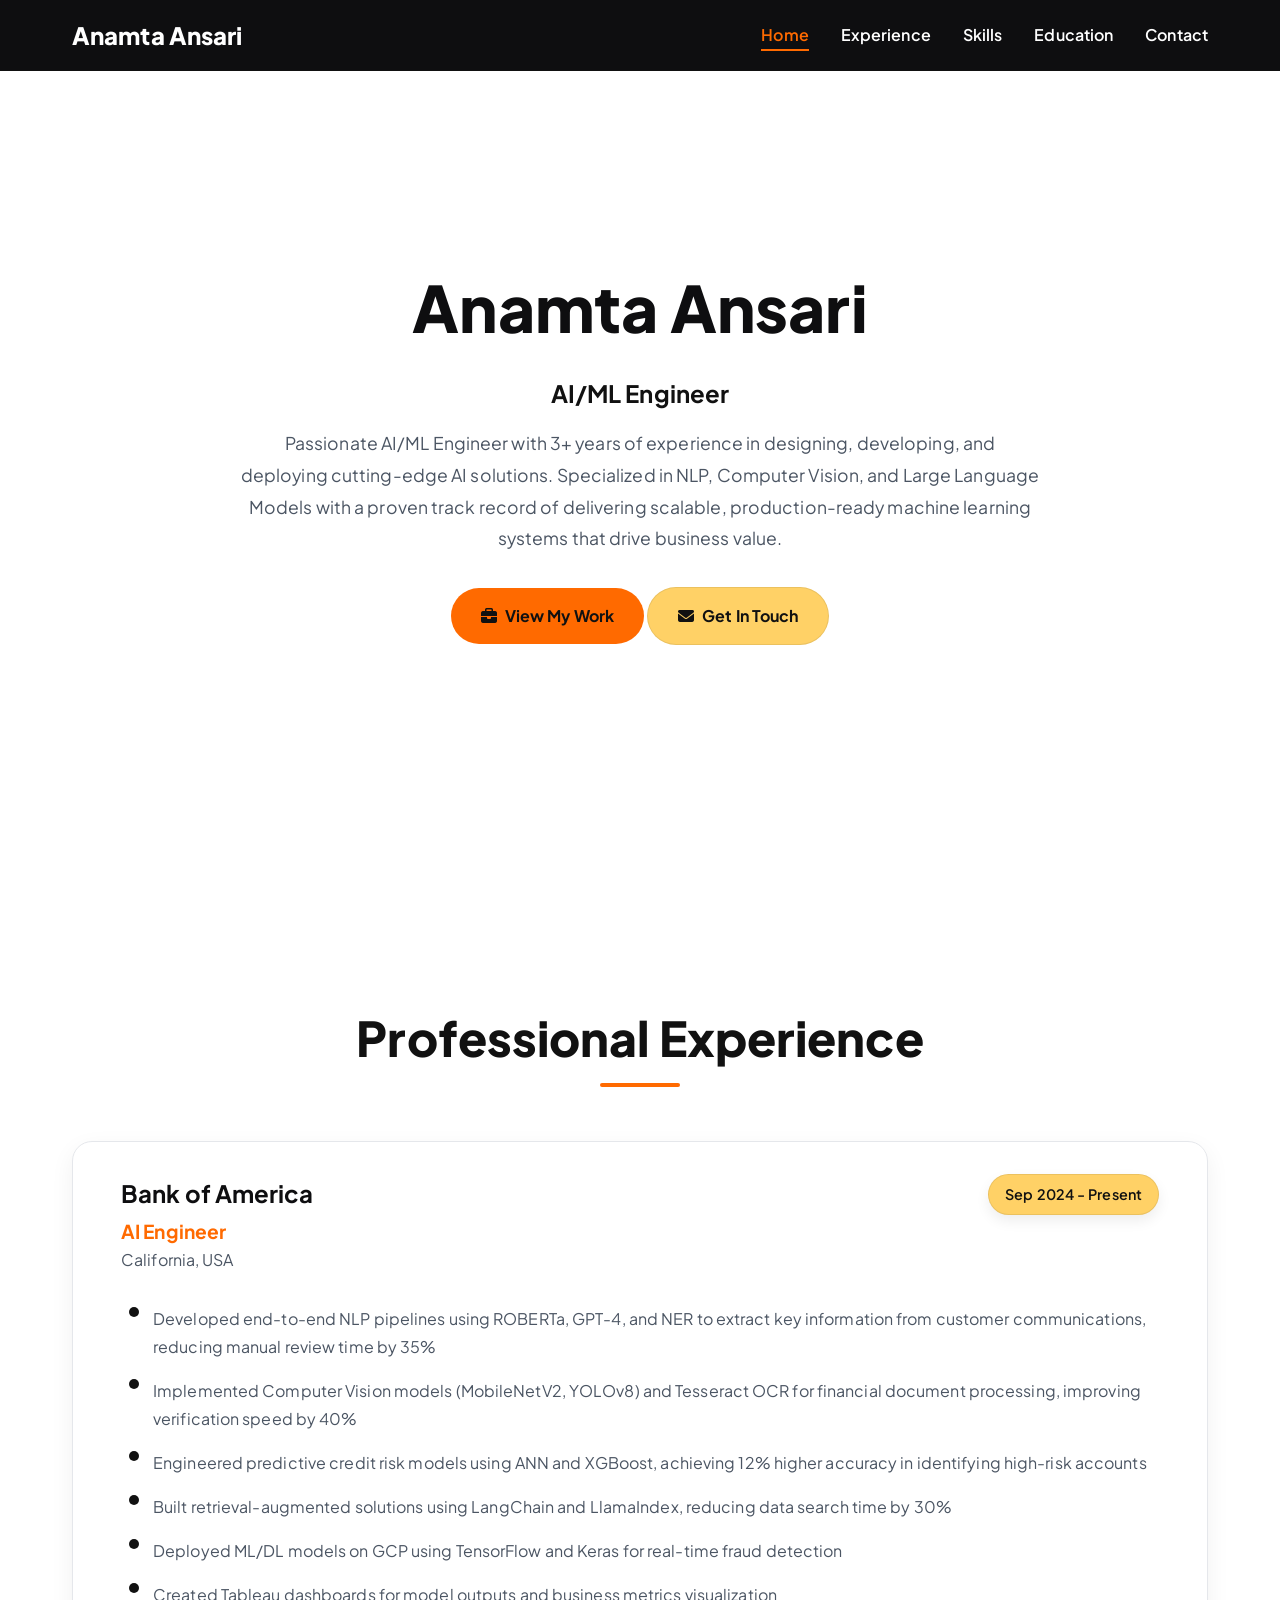
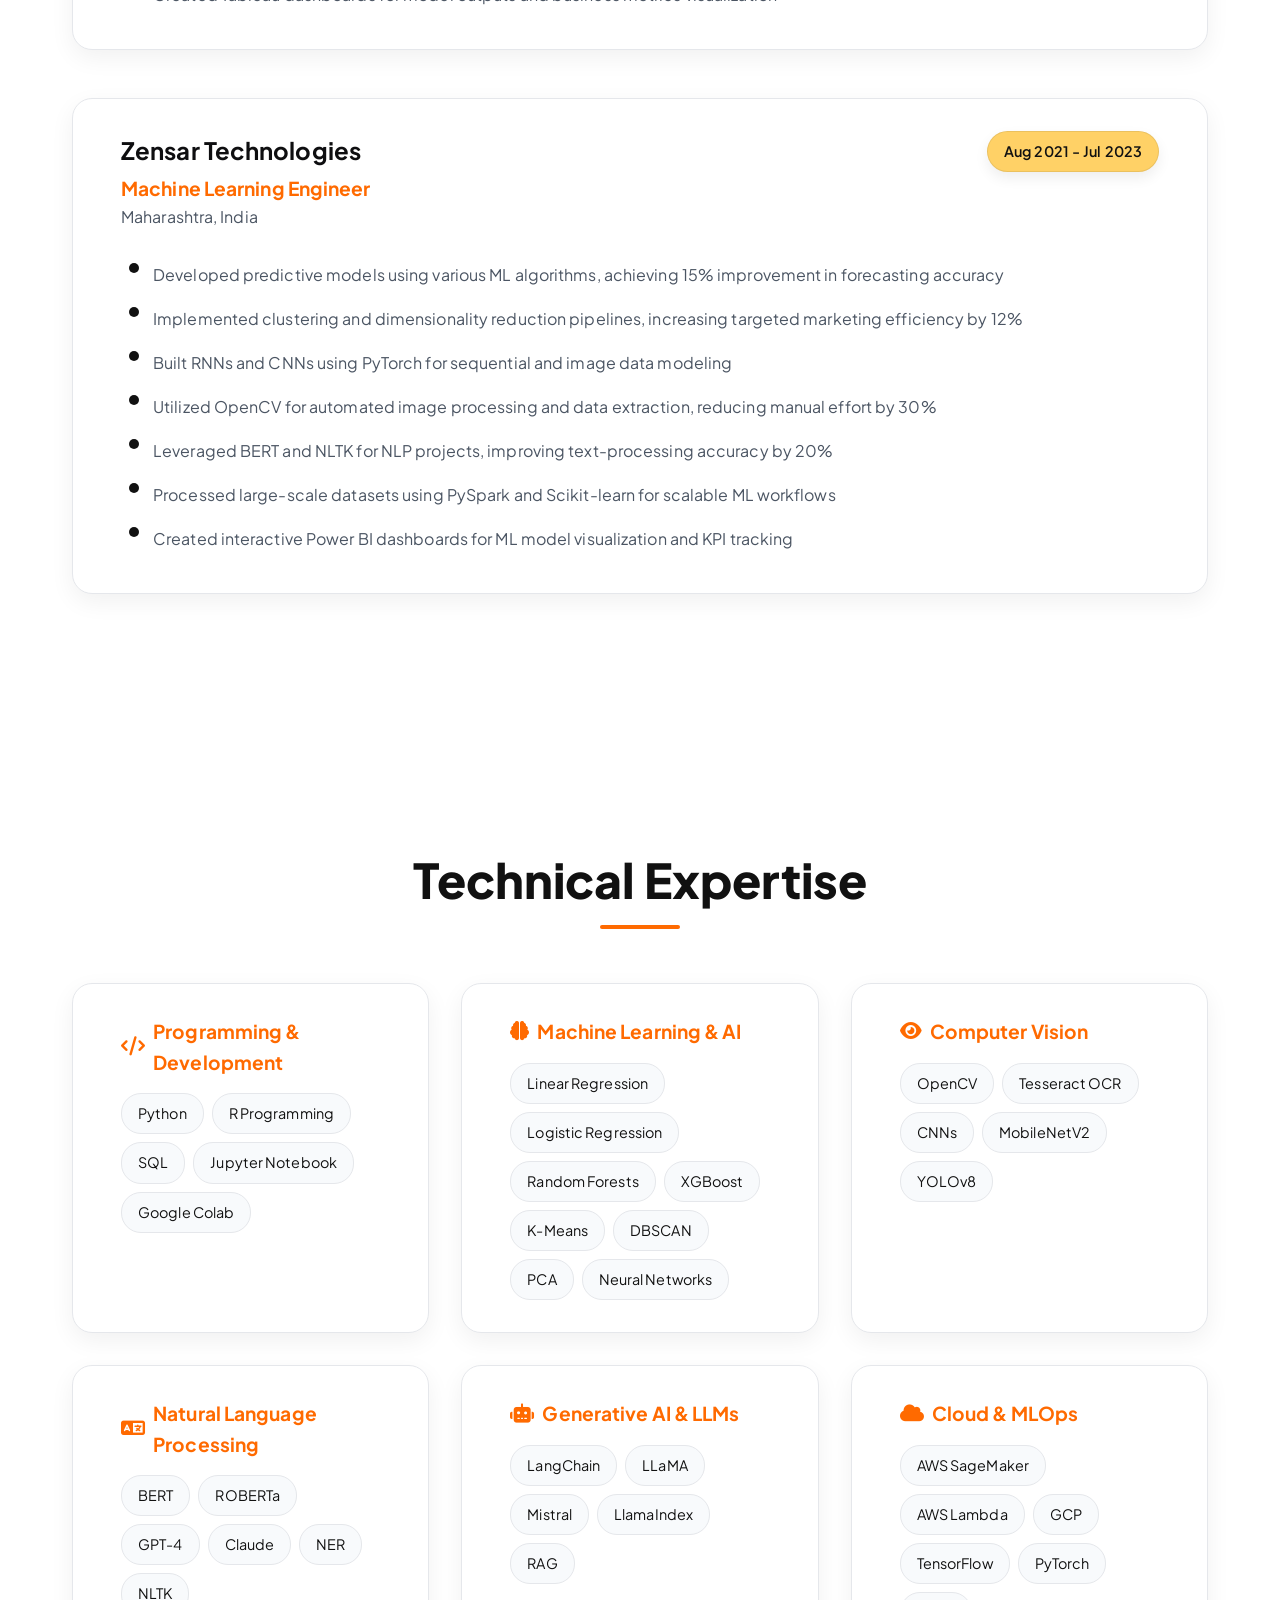
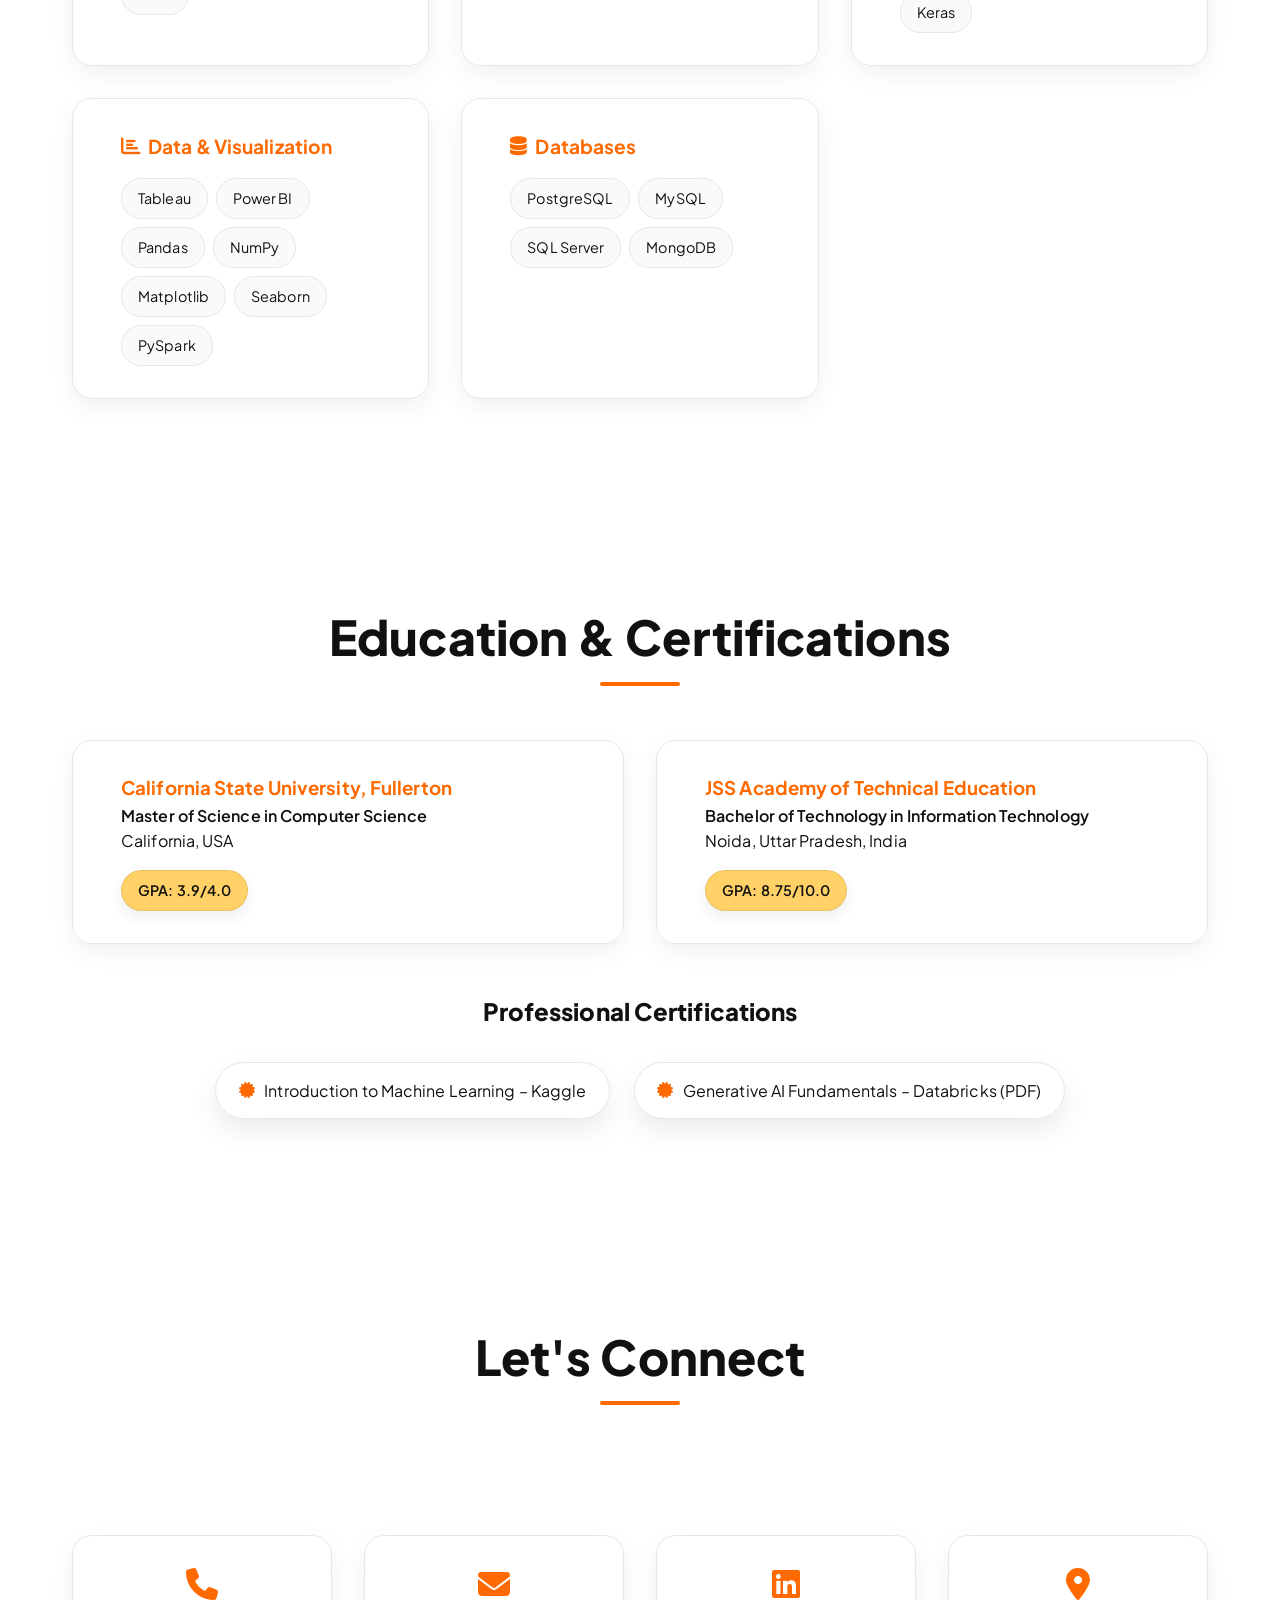
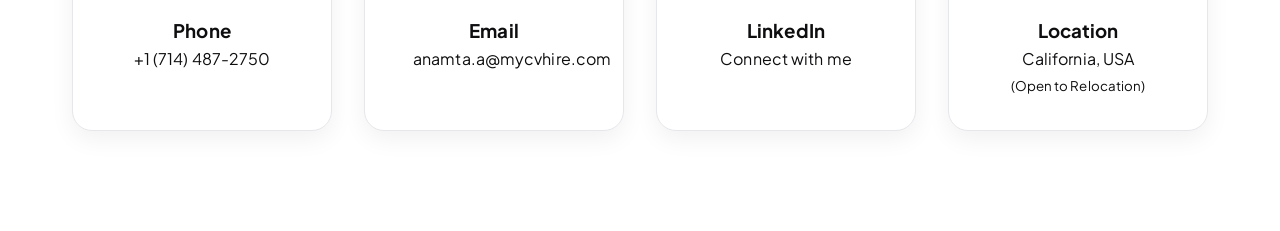
<file: index.html>
<!DOCTYPE html>
<html lang="en">
<head>
    <meta charset="UTF-8">
    <meta name="viewport" content="width=device-width, initial-scale=1.0">
    <title>Anamta Ansari - AI/ML Engineer</title>
    <link href="https://cdnjs.cloudflare.com/ajax/libs/font-awesome/6.4.0/css/all.min.css" rel="stylesheet">
    <link href="https://fonts.googleapis.com/css2?family=Plus+Jakarta+Sans:wght@400;500;600;700;800&display=swap" rel="stylesheet">
    <style>
  /* ====== Base & Theme ====== */
:root{
  --bg:#fff;
  --text:#0e0e10;
  --muted:#4b5563;
  --card:#fff;
  --card-border:#e5e7eb;
  --orange:#ff6a00;   /* primary accent */
  --yellow:#ffd166;   /* secondary accent */
}

*{margin:0;padding:0;box-sizing:border-box}

body{
  font-family:"Plus Jakarta Sans",-apple-system,BlinkMacSystemFont,Segoe UI,Roboto,Helvetica,Arial,sans-serif;
  letter-spacing:.1px;
  line-height:1.6;
  color:var(--text);
  background:var(--bg);
  overflow-x:hidden;
}

/* Background layer (kept because <div class="bg-animation"> exists) */
.bg-animation{position:fixed;inset:0;z-index:-1;background:var(--bg)}

/* ====== Layout ====== */
.container{max-width:1200px;margin:0 auto;padding:0 2rem}
.section{padding:100px 0;position:relative}

/* ====== Nav ====== */
nav{
  position:fixed;top:0;width:100%;z-index:1000;padding:1rem 0;
  background:#0e0e10;border-bottom:1px solid #111;backdrop-filter:blur(10px)
}
.nav-container{max-width:1200px;margin:0 auto;display:flex;justify-content:space-between;align-items:center;padding:0 2rem}
.logo{font-size:1.5rem;font-weight:800;color:#fff;text-decoration:none}
.nav-links{display:flex;list-style:none;gap:2rem}
.nav-links a{color:#fff;text-decoration:none;font-weight:600;position:relative;transition:color .2s}
.nav-links a:hover,.nav-links a.active{color:var(--orange)}
.nav-links a::after{content:"";position:absolute;left:0;bottom:-6px;width:0;height:2px;background:var(--orange);transition:width .2s}
.nav-links a:hover::after,.nav-links a.active::after{width:100%}

/* ====== Hero ====== */
.hero{min-height:100vh;display:flex;align-items:center;justify-content:center;text-align:center;padding:0 2rem}
.hero-content{max-width:800px;animation:fadeInUp .8s ease-out}
.hero h1{font-size:4rem;font-weight:800;margin-bottom:1rem;color:var(--text)}
.hero .subtitle{font-size:1.5rem;margin-bottom:1rem;color:#111;font-weight:700}
.hero .description{font-size:1.1rem;margin-bottom:2rem;color:var(--muted);line-height:1.8}

/* Buttons */
.btn{display:inline-flex;align-items:center;gap:.5rem;padding:15px 30px;border:none;border-radius:50px;
     font-size:1rem;font-weight:700;cursor:pointer;text-decoration:none;transition:transform .2s,box-shadow .2s}
.btn:hover{transform:translateY(-2px);box-shadow:0 10px 22px rgba(0,0,0,.12)}
.btn-primary,.btn-orange{background:var(--orange);color:#111}
.btn-secondary,.btn-yellow{background:var(--yellow);color:#111;border:1px solid rgba(0,0,0,.08)}

/* ====== Section titles ====== */
.section-title{color:#111;text-align:center;font-size:3rem;font-weight:800;margin-bottom:4rem;position:relative}
.section-title::after{content:"";position:absolute;left:50%;transform:translateX(-50%);bottom:-10px;width:80px;height:4px;background:var(--orange);border-radius:2px}

/* ====== Experience / Skills / Education cards ====== */
.experience-grid{display:grid;gap:3rem;margin-bottom:3rem}
.experience-card,.skill-category,.education-card,.contact-item{
  background:var(--card);border:1px solid var(--card-border);border-radius:20px;color:var(--text);
  padding:2rem 3rem;transition:transform .2s,box-shadow .2s;box-shadow:0 8px 24px rgba(0,0,0,.06)
}
.experience-card:hover,.skill-category:hover,.education-card:hover,.contact-item:hover{
  transform:translateY(-4px);box-shadow:0 16px 32px rgba(0,0,0,.10)
}

.company-header{display:flex;justify-content:space-between;align-items:flex-start;gap:1rem;flex-wrap:wrap;margin-bottom:1.5rem}
.company-info h3{font-size:1.5rem;font-weight:700}
.company-info .role{font-size:1.2rem;font-weight:700;color:var(--orange);margin-top:.25rem}
.company-info .location{color:var(--muted)}
.duration{background:#f8fafc;border:1px solid var(--card-border);padding:.5rem 1rem;border-radius:20px;font-size:.9rem;white-space:nowrap;color:#111}

.achievements{list-style:none}
.achievements li{position:relative;padding:.5rem 0 .5rem 2rem;color:var(--muted);line-height:1.75}
.achievements li::before{content:"";position:absolute;left:.5rem;top:.95em;transform:translateY(-50%);width:10px;height:10px;border-radius:50%;background:#111}

/* Skills grid */
.skills-grid{display:grid;grid-template-columns:repeat(auto-fit,minmax(300px,1fr));gap:2rem;margin-top:3rem}
.skill-category h3{font-size:1.2rem;margin-bottom:1rem;color:#111;display:flex;align-items:center;gap:.5rem}
.skill-tags{display:flex;flex-wrap:wrap;gap:.5rem}
.skill-tag{background:#f8fafc;border:1px solid var(--card-border);border-radius:20px;font-size:.9rem;padding:.5rem 1rem;color:#111}
.skill-tag:hover{background:#eef2f7}

/* Education */
.education-grid{display:grid;grid-template-columns:repeat(auto-fit,minmax(400px,1fr));gap:2rem}
.education-card .degree{font-weight:600}
.education-card .gpa{display:inline-block;margin-top:1rem;background:#f8fafc;border:1px solid var(--card-border);padding:.3rem .8rem;border-radius:15px;font-size:.9rem}

/* Certifications chips */
.certs-section{margin-top:3rem}
.section-subtitle{color:#111;text-align:center;margin-bottom:2rem;font-size:1.5rem;font-weight:800}
.cert-grid{display:flex;justify-content:center;gap:1.5rem;flex-wrap:wrap}
.cert-chip{display:inline-flex;align-items:center;gap:.6rem;padding:.9rem 1.4rem;border-radius:9999px;background:#fff;color:#111;border:1px solid var(--card-border);
           box-shadow:0 12px 28px rgba(0,0,0,.08);transition:transform .2s,box-shadow .2s,border-color .2s}
.cert-chip i{color:var(--orange)}
.cert-chip:hover{transform:translateY(-2px);border-color:#d7dee6;box-shadow:0 16px 36px rgba(0,0,0,.12)}
.cert-chip:focus-visible{outline:2px solid var(--orange);outline-offset:3px}

/* Contact */
.contact-info{display:grid;grid-template-columns:repeat(auto-fit,minmax(250px,1fr));gap:2rem;margin-top:3rem;text-decoration:none}
.contact-item{text-align:center}
.contact-item i{font-size:2rem;margin-bottom:1rem;color:var(--orange)}

/* Scroll progress */
.scroll-progress{position:fixed;top:0;left:0;width:0;height:3px;z-index:1001;background:linear-gradient(90deg,var(--orange),var(--yellow));transition:width .1s}

/* Animations */
@keyframes fadeInUp{from{opacity:0;transform:translateY(50px)}to{opacity:1;transform:translateY(0)}}
.fade-in-up{opacity:0;transform:translateY(50px);transition:all .8s ease}
.fade-in-up.visible{opacity:1;transform:translateY(0)}

/* Responsive tweaks */
@media (max-width:768px){
  .nav-links{display:none}
  .hero h1{font-size:2.5rem}
  .hero .subtitle{font-size:1.2rem}
  .section-title{font-size:2rem}
  .cta-buttons{flex-direction:column;align-items:center}
  .education-grid{grid-template-columns:1fr}
  .skills-grid{grid-template-columns:1fr}
}

/* === requested tweaks === */

/* 1) Date pill: light yellow with black text */
.duration{
  background: var(--yellow);
  color: #111;
  border: 1px solid rgba(0,0,0,.08);
  box-shadow: 0 6px 14px rgba(0,0,0,.07);
}

/* 2) Skill section headings (</> Programming…, ML & AI, etc.) in orange */
.skill-category h3{ color: var(--orange); }

/* 3) Education school names in orange */
.education-card h3{ color: var(--orange); }

/* 4) Certificates: no underline on the chips */
.cert-chip,
.cert-chip:link,
.cert-chip:visited,
.cert-chip:hover,
.cert-chip:active{
  text-decoration: none;
  border-color: var(--card-border); /* keep the clean border */
}

/* 5) Contact cards (Phone, Email, LinkedIn): remove underline */
.contact-item,
.contact-item:link,
.contact-item:visited,
.contact-item:hover,
.contact-item:active{
  text-decoration: none;
}

/* Optional: also remove underline from all links inside those cards */
.contact-item h3,
.contact-item p,
.contact-item a{
  text-decoration: none !important;
}
/* GPA pill = same style as date pill */
.duration,
.education-card .gpa{
  background: var(--yellow);
  color: #111;
  border: 1px solid rgba(0,0,0,.08);
  border-radius: 9999px;      /* full pill */
  padding: 0.5rem 1rem;
  box-shadow: 0 6px 14px rgba(0,0,0,.07);
  font-weight: 600;
}


</style>
</head>
<body>
    <div class="bg-animation"></div>
    <div class="scroll-progress" id="scrollProgress"></div>

    <nav>
        <div class="nav-container">
            <a href="#home" class="logo">Anamta Ansari</a>
            <ul class="nav-links">
                <li><a href="#home">Home</a></li>
                <li><a href="#experience">Experience</a></li>
                <li><a href="#skills">Skills</a></li>
                <li><a href="#education">Education</a></li>
                <li><a href="#contact">Contact</a></li>
            </ul>
        </div>
    </nav>

    <section id="home" class="hero">
        <div class="hero-content">
            <h1>Anamta Ansari</h1>
            <p class="subtitle">AI/ML Engineer</p>
            <p class="description">
                Passionate AI/ML Engineer with 3+ years of experience in designing, developing, and deploying cutting-edge AI solutions. 
                Specialized in NLP, Computer Vision, and Large Language Models with a proven track record of delivering scalable, 
                production-ready machine learning systems that drive business value.
            </p>
            <div class="cta-buttons">
                <a href="#experience" class="btn btn-orange">
                    <i class="fas fa-briefcase"></i>
                    View My Work
                </a>
                <a href="#contact" class="btn btn-yellow">
                    <i class="fas fa-envelope"></i>
                    Get In Touch
                </a>
            </div>
        </div>
    </section>

    <section id="experience" class="section">
        <div class="container">
            <h2 class="section-title fade-in-up">Professional Experience</h2>
            
            <div class="experience-grid">
                <div class="experience-card fade-in-up">
                    <div class="company-header">
                        <div class="company-info">
                            <h3>Bank of America</h3>
                            <div class="role">AI Engineer</div>
                            <div class="location">California, USA</div>
                        </div>
                        <div class="duration">Sep 2024 - Present</div>
                    </div>
                    <ul class="achievements">
                        <li>Developed end-to-end NLP pipelines using ROBERTa, GPT-4, and NER to extract key information from customer communications, reducing manual review time by 35%</li>
                        <li>Implemented Computer Vision models (MobileNetV2, YOLOv8) and Tesseract OCR for financial document processing, improving verification speed by 40%</li>
                        <li>Engineered predictive credit risk models using ANN and XGBoost, achieving 12% higher accuracy in identifying high-risk accounts</li>
                        <li>Built retrieval-augmented solutions using LangChain and LlamaIndex, reducing data search time by 30%</li>
                        <li>Deployed ML/DL models on GCP using TensorFlow and Keras for real-time fraud detection</li>
                        <li>Created Tableau dashboards for model outputs and business metrics visualization</li>
                    </ul>
                </div>

                <div class="experience-card fade-in-up">
                    <div class="company-header">
                        <div class="company-info">
                            <h3>Zensar Technologies</h3>
                            <div class="role">Machine Learning Engineer</div>
                            <div class="location">Maharashtra, India</div>
                        </div>
                        <div class="duration">Aug 2021 - Jul 2023</div>
                    </div>
                    <ul class="achievements">
                        <li>Developed predictive models using various ML algorithms, achieving 15% improvement in forecasting accuracy</li>
                        <li>Implemented clustering and dimensionality reduction pipelines, increasing targeted marketing efficiency by 12%</li>
                        <li>Built RNNs and CNNs using PyTorch for sequential and image data modeling</li>
                        <li>Utilized OpenCV for automated image processing and data extraction, reducing manual effort by 30%</li>
                        <li>Leveraged BERT and NLTK for NLP projects, improving text-processing accuracy by 20%</li>
                        <li>Processed large-scale datasets using PySpark and Scikit-learn for scalable ML workflows</li>
                        <li>Created interactive Power BI dashboards for ML model visualization and KPI tracking</li>
                    </ul>
                </div>
            </div>
        </div>
    </section>

    <section id="skills" class="section">
        <div class="container">
            <h2 class="section-title fade-in-up">Technical Expertise</h2>
            
            <div class="skills-grid">
                <div class="skill-category fade-in-up">
                    <h3><i class="fas fa-code"></i> Programming & Development</h3>
                    <div class="skill-tags">
                        <span class="skill-tag">Python</span>
                        <span class="skill-tag">R Programming</span>
                        <span class="skill-tag">SQL</span>
                        <span class="skill-tag">Jupyter Notebook</span>
                        <span class="skill-tag">Google Colab</span>
                    </div>
                </div>

                <div class="skill-category fade-in-up">
                    <h3><i class="fas fa-brain"></i> Machine Learning & AI</h3>
                    <div class="skill-tags">
                        <span class="skill-tag">Linear Regression</span>
                        <span class="skill-tag">Logistic Regression</span>                        
                        <span class="skill-tag">Random Forests</span>
                        <span class="skill-tag">XGBoost</span>
                        <span class="skill-tag">K-Means</span>
                        <span class="skill-tag">DBSCAN</span>
                        <span class="skill-tag">PCA</span>
                        <span class="skill-tag">Neural Networks</span>
                    </div>
                </div>

                <div class="skill-category fade-in-up">
                    <h3><i class="fas fa-eye"></i> Computer Vision</h3>
                    <div class="skill-tags">
                        <span class="skill-tag">OpenCV</span>
                        <span class="skill-tag">Tesseract OCR</span>
                        <span class="skill-tag">CNNs</span>
                        <span class="skill-tag">MobileNetV2</span>
                        <span class="skill-tag">YOLOv8</span>
                    </div>
                </div>

                <div class="skill-category fade-in-up">
                    <h3><i class="fas fa-language"></i> Natural Language Processing</h3>
                    <div class="skill-tags">
                        <span class="skill-tag">BERT</span>
                        <span class="skill-tag">ROBERTa</span>
                        <span class="skill-tag">GPT-4</span>
                        <span class="skill-tag">Claude</span>
                        <span class="skill-tag">NER</span>
                        <span class="skill-tag">NLTK</span>
                    </div>
                </div>

                <div class="skill-category fade-in-up">
                    <h3><i class="fas fa-robot"></i> Generative AI & LLMs</h3>
                    <div class="skill-tags">
                        <span class="skill-tag">LangChain</span>
                        <span class="skill-tag">LLaMA</span>
                        <span class="skill-tag">Mistral</span>
                        <span class="skill-tag">LlamaIndex</span>
                        <span class="skill-tag">RAG</span>
                    </div>
                </div>

                <div class="skill-category fade-in-up">
                    <h3><i class="fas fa-cloud"></i> Cloud & MLOps</h3>
                    <div class="skill-tags">
                        <span class="skill-tag">AWS SageMaker</span>
                        <span class="skill-tag">AWS Lambda</span>
                        <span class="skill-tag">GCP</span>
                        <span class="skill-tag">TensorFlow</span>
                        <span class="skill-tag">PyTorch</span>
                        <span class="skill-tag">Keras</span>
                    </div>
                </div>

                <div class="skill-category fade-in-up">
                    <h3><i class="fas fa-chart-bar"></i> Data & Visualization</h3>
                    <div class="skill-tags">
                        <span class="skill-tag">Tableau</span>
                        <span class="skill-tag">Power BI</span>
                        <span class="skill-tag">Pandas</span>
                        <span class="skill-tag">NumPy</span>
                        <span class="skill-tag">Matplotlib</span>
                        <span class="skill-tag">Seaborn</span>
                        <span class="skill-tag">PySpark</span>
                    </div>
                </div>

                <div class="skill-category fade-in-up">
                    <h3><i class="fas fa-database"></i> Databases</h3>
                    <div class="skill-tags">
                        <span class="skill-tag">PostgreSQL</span>
                        <span class="skill-tag">MySQL</span>
                        <span class="skill-tag">SQL Server</span>
                        <span class="skill-tag">MongoDB</span>
                    </div>
                </div>
            </div>
        </div>
    </section>

    <section id="education" class="section">
        <div class="container">
            <h2 class="section-title fade-in-up">Education & Certifications</h2>
            
            <div class="education-grid">
                <div class="education-card fade-in-up">
                    <h3>California State University, Fullerton</h3>
                    <div class="degree">Master of Science in Computer Science</div>
                    <div class="location">California, USA</div>
                    <div class="gpa">GPA: 3.9/4.0</div>
                </div>

                <div class="education-card fade-in-up">
                    <h3>JSS Academy of Technical Education</h3>
                    <div class="degree">Bachelor of Technology in Information Technology</div>
                    <div class="location">Noida, Uttar Pradesh, India</div>
                    <div class="gpa">GPA: 8.75/10.0</div>
                </div>
            </div>

            <!-- <div style="margin-top: 3rem;">
                <h3 style="color: white; text-align: center; margin-bottom: 2rem; font-size: 1.5rem;">Professional Certifications</h3>
                <div style="display: flex; justify-content: center; gap: 2rem; flex-wrap: wrap;">
                    <div class="skill-tag" style="padding: 1rem 2rem; font-size: 1rem;">
                          <a href="https://ananao20.github.io/certs/Anamta Ansari - Intro to Machine Learning.png" target="_blank" rel="noopener" download>
                        <i class="fas fa-certificate" style="margin-right: 0.5rem; color: #f093fb;"></i>
                        Introduction to Machine Learning - Kaggle
                    </a></div>
                    <div class="skill-tag" style="padding: 1rem 2rem; font-size: 1rem;">
                        <a href="https://ananao20.github.io/certs/Databricks - Generative AI certificate.pdf" target="_blank" rel="noopener" download>
                        <i class="fas fa-certificate" style="margin-right: 0.5rem; color: #f093fb;"></i>
                        Generative AI Fundamentals - Databricks
                    </a></div>
                </div>
            </div> -->
            <div class="certs-section">
            <h3 class="section-subtitle">Professional Certifications</h3>

            <div class="cert-grid">
                <a class="cert-chip"
                href="https://ananao20.github.io/certs/Anamta%20Ansari%20-%20Intro%20to%20Machine%20Learning.png"
                target="_blank" rel="noopener">
                <i class="fas fa-certificate" aria-hidden="true"></i>
                <span>Introduction to Machine Learning – Kaggle</span>
                </a>

                <a class="cert-chip"
                href="https://ananao20.github.io/certs/Databricks%20-%20Generative%20AI%20certificate.pdf"
                target="_blank" rel="noopener" download>
                <i class="fas fa-certificate" aria-hidden="true"></i>
                <span>Generative AI Fundamentals – Databricks (PDF)</span>
                </a>
            </div>
            </div>

        </div>
    </section>

    <section id="contact" class="section">
        <div class="container">
            <h2 class="section-title fade-in-up">Let's Connect</h2>
            <p style="text-align: center; color: white; font-size: 1.1rem; margin-bottom: 3rem; opacity: 0.8;">
                Ready to collaborate on innovative AI solutions? Let's discuss how we can work together.
            </p>
            
            <div class="contact-info">
                <a href="tel:+17144872750" class="contact-item fade-in-up">
                    <i class="fas fa-phone"></i>
                    <h3>Phone</h3>
                    <p>+1 (714) 487-2750</p>
                </a>

                <a href="mailto:anamta.a@mycvhire.com" class="contact-item fade-in-up">
                    <i class="fas fa-envelope"></i>
                    <h3>Email</h3>
                    <p>anamta.a@mycvhire.com</p>
                </a>

                <a href="https://www.linkedin.com/in/anamta-ansari-b30560200/" target="_blank" rel="noopener" class="contact-item fade-in-up">
                    <i class="fab fa-linkedin"></i>
                    <h3>LinkedIn</h3>
                    <p>Connect with me</p>
                </a>

                <div class="contact-item fade-in-up">
                    <i class="fas fa-map-marker-alt"></i>
                    <h3>Location</h3>
                    <p>California, USA<br><small>(Open to Relocation)</small></p>
                </div>
            </div>
        </div>
    </section>

    <script>
        // Smooth scrolling for navigation links
        document.querySelectorAll('a[href^="#"]').forEach(anchor => {
            anchor.addEventListener('click', function (e) {
                e.preventDefault();
                const target = document.querySelector(this.getAttribute('href'));
                if (target) {
                    target.scrollIntoView({
                        behavior: 'smooth',
                        block: 'start'
                    });
                }
            });
        });

        // Scroll progress indicator
        window.addEventListener('scroll', () => {
            const scrollProgress = document.getElementById('scrollProgress');
            const scrollTop = window.pageYOffset;
            const docHeight = document.documentElement.scrollHeight - window.innerHeight;
            const scrollPercent = (scrollTop / docHeight) * 100;
            scrollProgress.style.width = scrollPercent + '%';
        });

        // Intersection Observer for fade-in animations
        const observerOptions = {
            threshold: 0.1,
            rootMargin: '0px 0px -50px 0px'
        };

        const observer = new IntersectionObserver((entries) => {
            entries.forEach(entry => {
                if (entry.isIntersecting) {
                    entry.target.classList.add('visible');
                }
            });
        }, observerOptions);

        document.querySelectorAll('.fade-in-up').forEach(el => {
            observer.observe(el);
        });

        // Add active navigation state
        window.addEventListener('scroll', () => {
            const sections = document.querySelectorAll('section[id]');
            const navLinks = document.querySelectorAll('.nav-links a');
            
            let current = '';
            sections.forEach(section => {
                const sectionTop = section.offsetTop;
                const sectionHeight = section.clientHeight;
                if (window.pageYOffset >= sectionTop - 200) {
                    current = section.getAttribute('id');
                }
            });

            navLinks.forEach(link => {
                link.classList.remove('active');
                if (link.getAttribute('href').substring(1) === current) {
                      link.classList.add('active');   // ✅ this was missing
            }
        });
    });
</script>
</file>
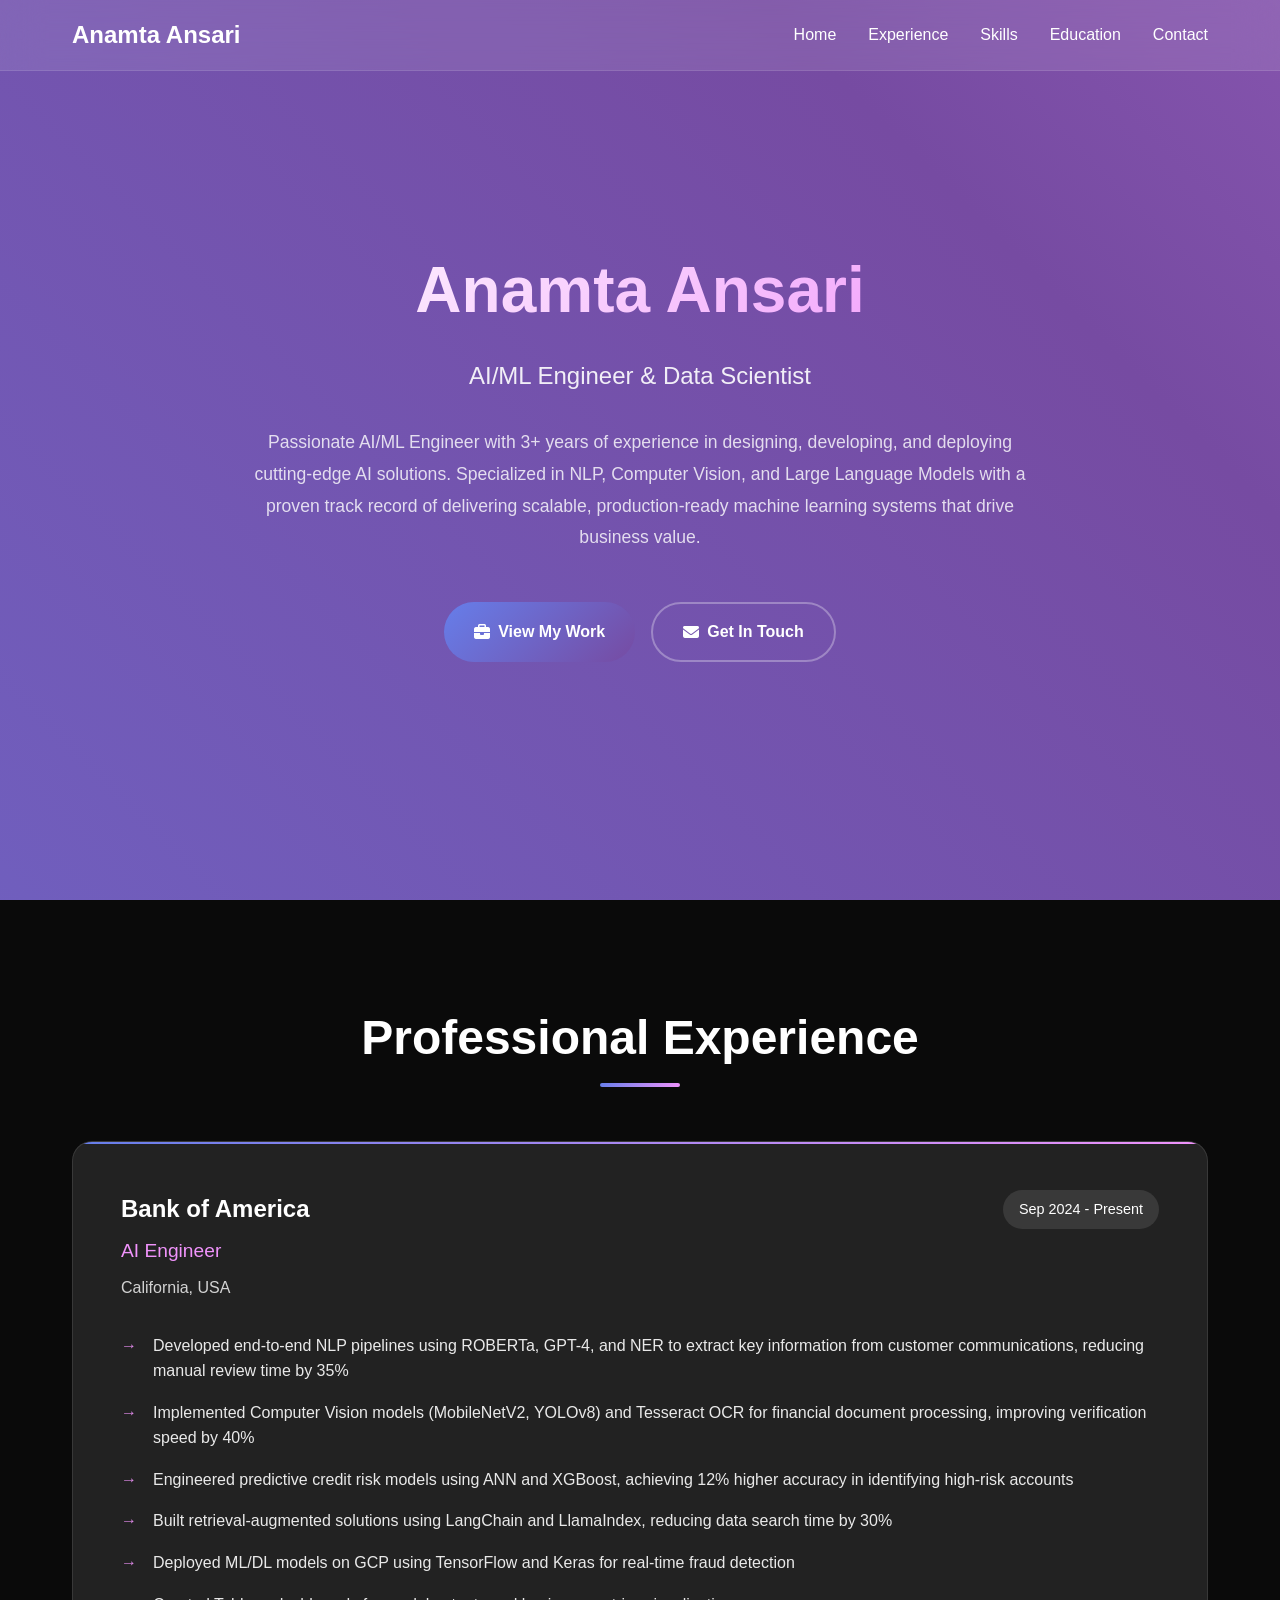
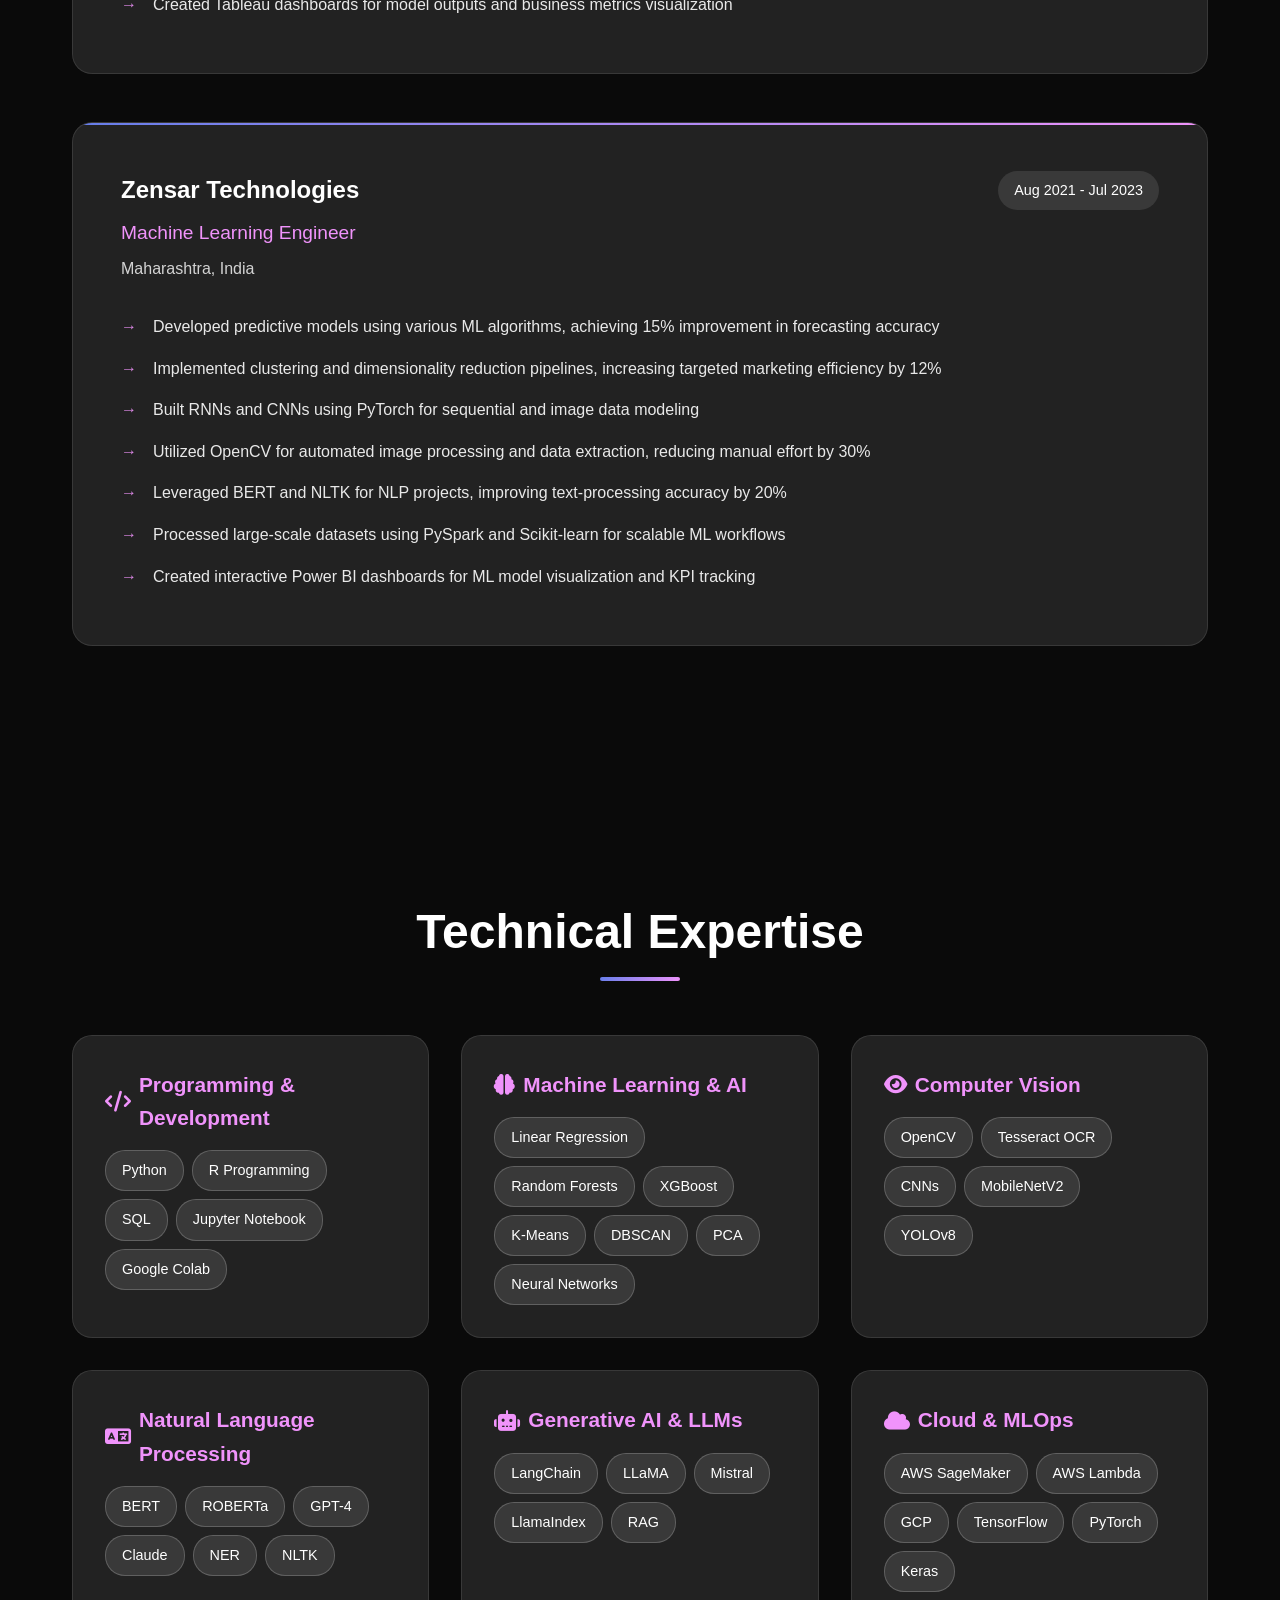
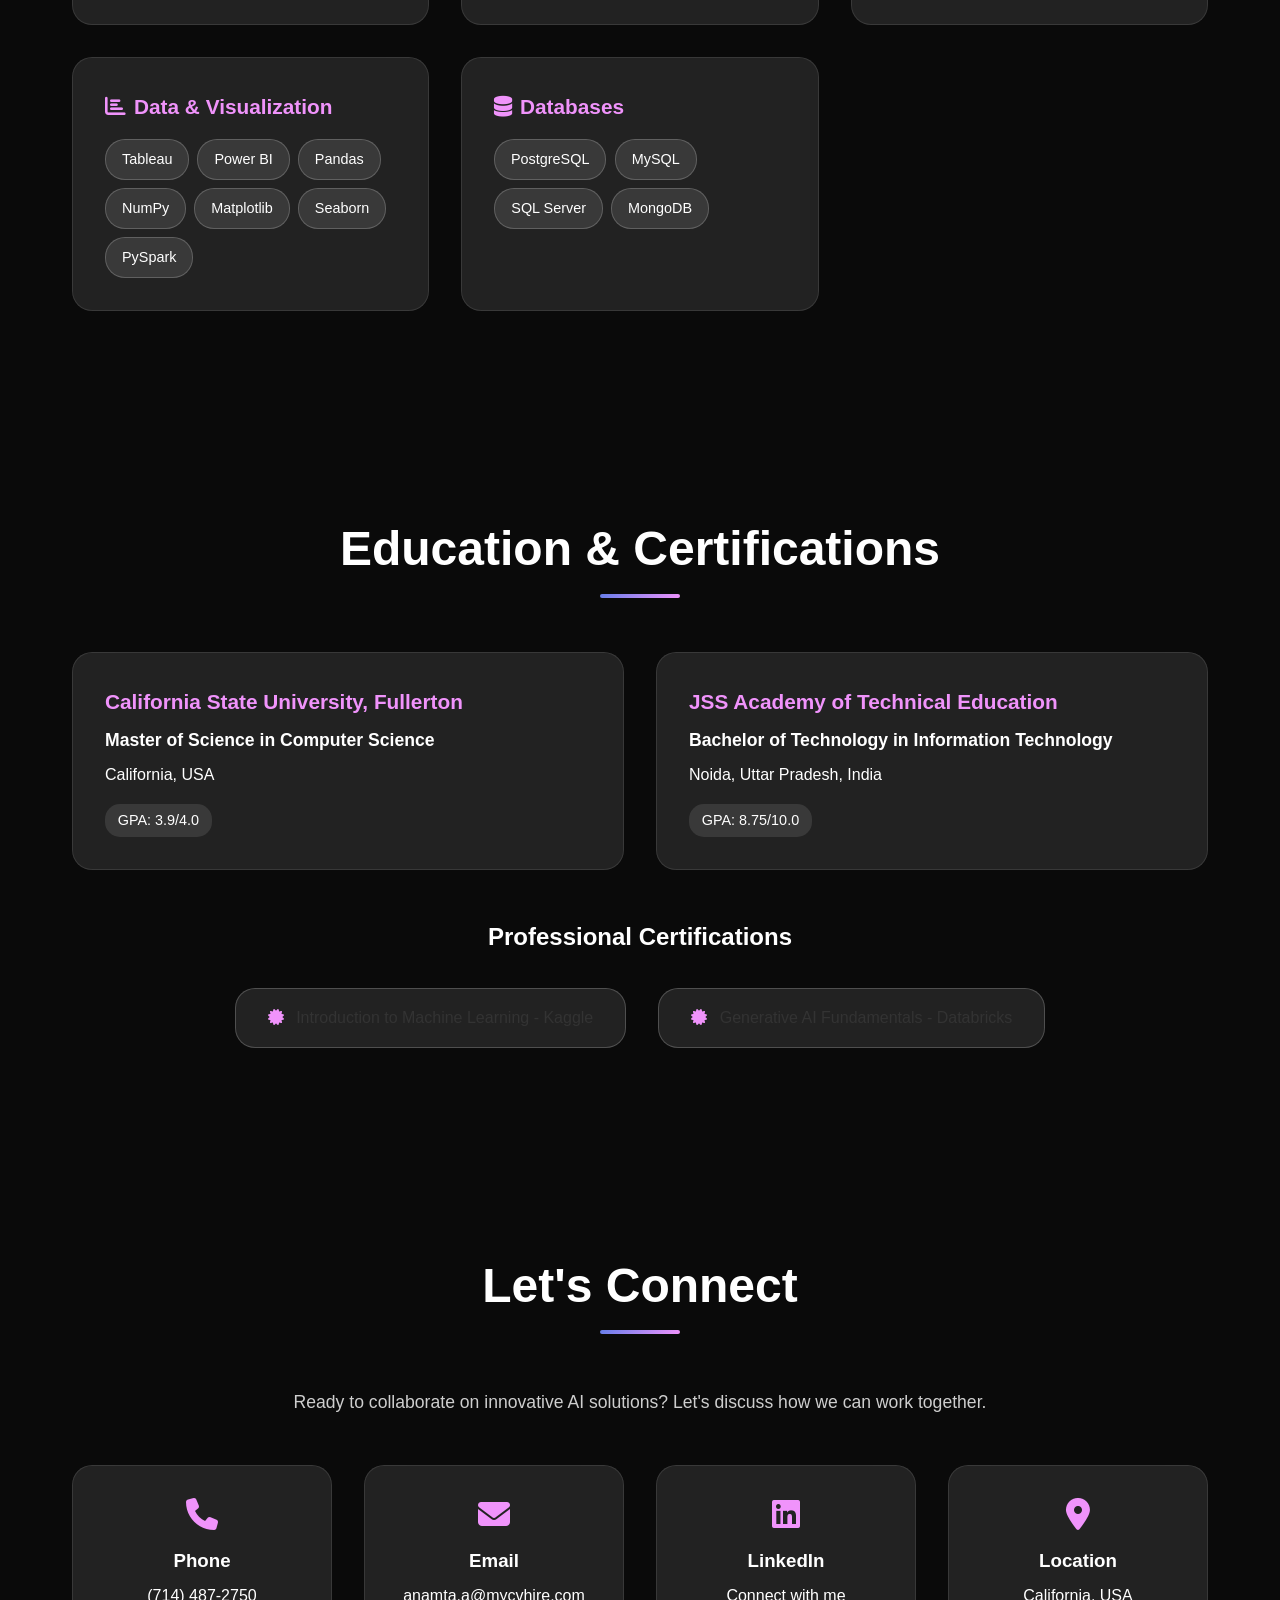
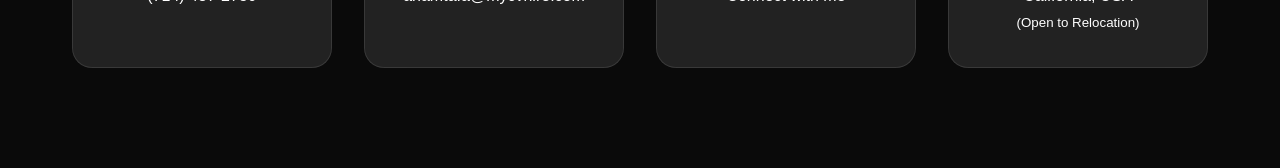
<file: Portfolio AA.html>
<!DOCTYPE html>
<html lang="en">
<head>
    <meta charset="UTF-8">
    <meta name="viewport" content="width=device-width, initial-scale=1.0">
    <title>Anamta Ansari - AI/ML Engineer</title>
    <link href="https://cdnjs.cloudflare.com/ajax/libs/font-awesome/6.4.0/css/all.min.css" rel="stylesheet">
    <style>
        * {
            margin: 0;
            padding: 0;
            box-sizing: border-box;
        }

        body {
            font-family: 'Inter', -apple-system, BlinkMacSystemFont, sans-serif;
            line-height: 1.6;
            color: #333;
            overflow-x: hidden;
            background: #0a0a0a;
        }

        /* Animated Background */
        .bg-animation {
            position: fixed;
            top: 0;
            left: 0;
            width: 100%;
            height: 100%;
            z-index: -1;
            background: linear-gradient(45deg, #667eea 0%, #764ba2 50%, #f093fb 100%);
            background-size: 400% 400%;
            animation: gradientShift 15s ease infinite;
        }

        .bg-animation::before {
            content: '';
            position: absolute;
            top: 0;
            left: 0;
            width: 100%;
            height: 100%;
            background: url('data:image/svg+xml,<svg width="60" height="60" viewBox="0 0 60 60" xmlns="http://www.w3.org/2000/svg"><g fill="none" fill-rule="evenodd"><g fill="%23ffffff" fill-opacity="0.05"><circle cx="30" cy="30" r="2"/></g></svg>');
            animation: float 20s ease-in-out infinite;
        }

        @keyframes gradientShift {
            0% { background-position: 0% 50%; }
            50% { background-position: 100% 50%; }
            100% { background-position: 0% 50%; }
        }

        @keyframes float {
            0%, 100% { transform: translateY(0px); }
            50% { transform: translateY(-20px); }
        }

        /* Navigation */
        nav {
            position: fixed;
            top: 0;
            width: 100%;
            background: rgba(255, 255, 255, 0.1);
            backdrop-filter: blur(20px);
            border-bottom: 1px solid rgba(255, 255, 255, 0.1);
            z-index: 1000;
            padding: 1rem 0;
        }

        .nav-container {
            max-width: 1200px;
            margin: 0 auto;
            display: flex;
            justify-content: space-between;
            align-items: center;
            padding: 0 2rem;
        }

        .logo {
            font-size: 1.5rem;
            font-weight: 700;
            color: white;
            text-decoration: none;
        }

        .nav-links {
            display: flex;
            list-style: none;
            gap: 2rem;
        }

        .nav-links a {
            color: white;
            text-decoration: none;
            font-weight: 500;
            transition: all 0.3s ease;
            position: relative;
        }

        .nav-links a:hover {
            color: #f093fb;
        }

        .nav-links a::after {
            content: '';
            position: absolute;
            bottom: -5px;
            left: 0;
            width: 0;
            height: 2px;
            background: #f093fb;
            transition: width 0.3s ease;
        }

        .nav-links a:hover::after {
            width: 100%;
        }

        /* Hero Section */
        .hero {
            min-height: 100vh;
            display: flex;
            align-items: center;
            justify-content: center;
            text-align: center;
            padding: 0 2rem;
            position: relative;
        }

        .hero-content {
            max-width: 800px;
            color: white;
            animation: fadeInUp 1s ease-out;
        }

        .hero h1 {
            font-size: 4rem;
            font-weight: 700;
            margin-bottom: 1rem;
            background: linear-gradient(135deg, #ffffff, #f093fb);
            -webkit-background-clip: text;
            -webkit-text-fill-color: transparent;
            background-clip: text;
        }

        .hero .subtitle {
            font-size: 1.5rem;
            margin-bottom: 2rem;
            opacity: 0.9;
        }

        .hero .description {
            font-size: 1.1rem;
            margin-bottom: 3rem;
            opacity: 0.8;
            line-height: 1.8;
        }

        .cta-buttons {
            display: flex;
            gap: 1rem;
            justify-content: center;
            flex-wrap: wrap;
        }

        .btn {
            padding: 15px 30px;
            border: none;
            border-radius: 50px;
            font-size: 1rem;
            font-weight: 600;
            cursor: pointer;
            transition: all 0.3s ease;
            text-decoration: none;
            display: inline-flex;
            align-items: center;
            gap: 0.5rem;
        }

        .btn-primary {
            background: linear-gradient(135deg, #667eea, #764ba2);
            color: white;
        }

        .btn-secondary {
            background: transparent;
            color: white;
            border: 2px solid rgba(255, 255, 255, 0.3);
        }

        .btn:hover {
            transform: translateY(-3px);
            box-shadow: 0 20px 40px rgba(0, 0, 0, 0.3);
        }

        /* Sections */
        .section {
            padding: 100px 0;
            position: relative;
        }

        .container {
            max-width: 1200px;
            margin: 0 auto;
            padding: 0 2rem;
        }

        .section-title {
            text-align: center;
            font-size: 3rem;
            font-weight: 700;
            margin-bottom: 4rem;
            color: white;
            position: relative;
        }

        .section-title::after {
            content: '';
            position: absolute;
            bottom: -10px;
            left: 50%;
            transform: translateX(-50%);
            width: 80px;
            height: 4px;
            background: linear-gradient(135deg, #667eea, #f093fb);
            border-radius: 2px;
        }

        /* Experience Cards */
        .experience-grid {
            display: grid;
            gap: 3rem;
            margin-bottom: 3rem;
        }

        .experience-card {
            background: rgba(255, 255, 255, 0.1);
            backdrop-filter: blur(20px);
            border: 1px solid rgba(255, 255, 255, 0.1);
            border-radius: 20px;
            padding: 3rem;
            color: white;
            transition: all 0.3s ease;
            position: relative;
            overflow: hidden;
        }

        .experience-card::before {
            content: '';
            position: absolute;
            top: 0;
            left: 0;
            width: 100%;
            height: 2px;
            background: linear-gradient(135deg, #667eea, #f093fb);
        }

        .experience-card:hover {
            transform: translateY(-10px);
            box-shadow: 0 30px 60px rgba(0, 0, 0, 0.3);
        }

        .company-header {
            display: flex;
            justify-content: space-between;
            align-items: flex-start;
            margin-bottom: 1.5rem;
            flex-wrap: wrap;
            gap: 1rem;
        }

        .company-info h3 {
            font-size: 1.5rem;
            font-weight: 700;
            margin-bottom: 0.5rem;
        }

        .company-info .role {
            font-size: 1.2rem;
            color: #f093fb;
            margin-bottom: 0.5rem;
        }

        .company-info .location {
            opacity: 0.8;
        }

        .duration {
            background: rgba(255, 255, 255, 0.1);
            padding: 0.5rem 1rem;
            border-radius: 20px;
            font-size: 0.9rem;
            white-space: nowrap;
        }

        .achievements {
            list-style: none;
        }

        .achievements li {
            padding: 0.5rem 0;
            padding-left: 2rem;
            position: relative;
            opacity: 0.9;
        }

        .achievements li::before {
            content: '→';
            position: absolute;
            left: 0;
            color: #f093fb;
            font-weight: bold;
        }

        /* Skills Grid */
        .skills-grid {
            display: grid;
            grid-template-columns: repeat(auto-fit, minmax(300px, 1fr));
            gap: 2rem;
            margin-top: 3rem;
        }

        .skill-category {
            background: rgba(255, 255, 255, 0.1);
            backdrop-filter: blur(20px);
            border: 1px solid rgba(255, 255, 255, 0.1);
            border-radius: 20px;
            padding: 2rem;
            color: white;
            transition: all 0.3s ease;
        }

        .skill-category:hover {
            transform: translateY(-5px);
            box-shadow: 0 20px 40px rgba(0, 0, 0, 0.2);
        }

        .skill-category h3 {
            font-size: 1.3rem;
            margin-bottom: 1rem;
            color: #f093fb;
            display: flex;
            align-items: center;
            gap: 0.5rem;
        }

        .skill-tags {
            display: flex;
            flex-wrap: wrap;
            gap: 0.5rem;
        }

        .skill-tag {
            background: rgba(255, 255, 255, 0.1);
            padding: 0.5rem 1rem;
            border-radius: 20px;
            font-size: 0.9rem;
            border: 1px solid rgba(255, 255, 255, 0.2);
            transition: all 0.3s ease;
        }

        .skill-tag:hover {
            background: rgba(240, 147, 251, 0.2);
            border-color: #f093fb;
        }

        /* Education */
        .education-grid {
            display: grid;
            grid-template-columns: repeat(auto-fit, minmax(400px, 1fr));
            gap: 2rem;
        }

        .education-card {
            background: rgba(255, 255, 255, 0.1);
            backdrop-filter: blur(20px);
            border: 1px solid rgba(255, 255, 255, 0.1);
            border-radius: 20px;
            padding: 2rem;
            color: white;
            transition: all 0.3s ease;
        }

        .education-card:hover {
            transform: translateY(-5px);
            box-shadow: 0 20px 40px rgba(0, 0, 0, 0.2);
        }

        .education-card h3 {
            font-size: 1.3rem;
            margin-bottom: 0.5rem;
            color: #f093fb;
        }

        .education-card .degree {
            font-size: 1.1rem;
            font-weight: 600;
            margin-bottom: 0.5rem;
        }

        .education-card .gpa {
            background: rgba(255, 255, 255, 0.1);
            padding: 0.3rem 0.8rem;
            border-radius: 15px;
            font-size: 0.9rem;
            display: inline-block;
            margin-top: 1rem;
        }

        /* Contact Section */
        .contact-info {
            display: grid;
            grid-template-columns: repeat(auto-fit, minmax(250px, 1fr));
            gap: 2rem;
            margin-top: 3rem;
        }

        .contact-item {
            background: rgba(255, 255, 255, 0.1);
            backdrop-filter: blur(20px);
            border: 1px solid rgba(255, 255, 255, 0.1);
            border-radius: 20px;
            padding: 2rem;
            text-align: center;
            color: white;
            text-decoration: none;
            transition: all 0.3s ease;
        }

        .contact-item:hover {
            transform: translateY(-5px);
            box-shadow: 0 20px 40px rgba(0, 0, 0, 0.2);
            background: rgba(240, 147, 251, 0.1);
        }

        .contact-item i {
            font-size: 2rem;
            margin-bottom: 1rem;
            color: #f093fb;
        }

        .contact-item h3 {
            margin-bottom: 0.5rem;
        }

        /* Animations */
        @keyframes fadeInUp {
            from {
                opacity: 0;
                transform: translateY(50px);
            }
            to {
                opacity: 1;
                transform: translateY(0);
            }
        }

        .fade-in-up {
            opacity: 0;
            transform: translateY(50px);
            transition: all 0.8s ease;
        }

        .fade-in-up.visible {
            opacity: 1;
            transform: translateY(0);
        }

        /* Mobile Responsive */
        @media (max-width: 768px) {
            .nav-links {
                display: none;
            }

            .hero h1 {
                font-size: 2.5rem;
            }

            .hero .subtitle {
                font-size: 1.2rem;
            }

            .section-title {
                font-size: 2rem;
            }

            .cta-buttons {
                flex-direction: column;
                align-items: center;
            }

            .company-header {
                flex-direction: column;
                align-items: flex-start;
            }

            .education-grid {
                grid-template-columns: 1fr;
            }

            .skills-grid {
                grid-template-columns: 1fr;
            }
        }

        /* Scroll Progress */
        .scroll-progress {
            position: fixed;
            top: 0;
            left: 0;
            width: 0%;
            height: 3px;
            background: linear-gradient(135deg, #667eea, #f093fb);
            z-index: 1001;
            transition: width 0.1s ease;
        }
    </style>
</head>
<body>
    <div class="bg-animation"></div>
    <div class="scroll-progress" id="scrollProgress"></div>

    <nav>
        <div class="nav-container">
            <a href="#home" class="logo">Anamta Ansari</a>
            <ul class="nav-links">
                <li><a href="#home">Home</a></li>
                <li><a href="#experience">Experience</a></li>
                <li><a href="#skills">Skills</a></li>
                <li><a href="#education">Education</a></li>
                <li><a href="#contact">Contact</a></li>
            </ul>
        </div>
    </nav>

    <section id="home" class="hero">
        <div class="hero-content">
            <h1>Anamta Ansari</h1>
            <p class="subtitle">AI/ML Engineer & Data Scientist</p>
            <p class="description">
                Passionate AI/ML Engineer with 3+ years of experience in designing, developing, and deploying cutting-edge AI solutions. 
                Specialized in NLP, Computer Vision, and Large Language Models with a proven track record of delivering scalable, 
                production-ready machine learning systems that drive business value.
            </p>
            <div class="cta-buttons">
                <a href="#experience" class="btn btn-primary">
                    <i class="fas fa-briefcase"></i>
                    View My Work
                </a>
                <a href="#contact" class="btn btn-secondary">
                    <i class="fas fa-envelope"></i>
                    Get In Touch
                </a>
            </div>
        </div>
    </section>

    <section id="experience" class="section">
        <div class="container">
            <h2 class="section-title fade-in-up">Professional Experience</h2>
            
            <div class="experience-grid">
                <div class="experience-card fade-in-up">
                    <div class="company-header">
                        <div class="company-info">
                            <h3>Bank of America</h3>
                            <div class="role">AI Engineer</div>
                            <div class="location">California, USA</div>
                        </div>
                        <div class="duration">Sep 2024 - Present</div>
                    </div>
                    <ul class="achievements">
                        <li>Developed end-to-end NLP pipelines using ROBERTa, GPT-4, and NER to extract key information from customer communications, reducing manual review time by 35%</li>
                        <li>Implemented Computer Vision models (MobileNetV2, YOLOv8) and Tesseract OCR for financial document processing, improving verification speed by 40%</li>
                        <li>Engineered predictive credit risk models using ANN and XGBoost, achieving 12% higher accuracy in identifying high-risk accounts</li>
                        <li>Built retrieval-augmented solutions using LangChain and LlamaIndex, reducing data search time by 30%</li>
                        <li>Deployed ML/DL models on GCP using TensorFlow and Keras for real-time fraud detection</li>
                        <li>Created Tableau dashboards for model outputs and business metrics visualization</li>
                    </ul>
                </div>

                <div class="experience-card fade-in-up">
                    <div class="company-header">
                        <div class="company-info">
                            <h3>Zensar Technologies</h3>
                            <div class="role">Machine Learning Engineer</div>
                            <div class="location">Maharashtra, India</div>
                        </div>
                        <div class="duration">Aug 2021 - Jul 2023</div>
                    </div>
                    <ul class="achievements">
                        <li>Developed predictive models using various ML algorithms, achieving 15% improvement in forecasting accuracy</li>
                        <li>Implemented clustering and dimensionality reduction pipelines, increasing targeted marketing efficiency by 12%</li>
                        <li>Built RNNs and CNNs using PyTorch for sequential and image data modeling</li>
                        <li>Utilized OpenCV for automated image processing and data extraction, reducing manual effort by 30%</li>
                        <li>Leveraged BERT and NLTK for NLP projects, improving text-processing accuracy by 20%</li>
                        <li>Processed large-scale datasets using PySpark and Scikit-learn for scalable ML workflows</li>
                        <li>Created interactive Power BI dashboards for ML model visualization and KPI tracking</li>
                    </ul>
                </div>
            </div>
        </div>
    </section>

    <section id="skills" class="section">
        <div class="container">
            <h2 class="section-title fade-in-up">Technical Expertise</h2>
            
            <div class="skills-grid">
                <div class="skill-category fade-in-up">
                    <h3><i class="fas fa-code"></i> Programming & Development</h3>
                    <div class="skill-tags">
                        <span class="skill-tag">Python</span>
                        <span class="skill-tag">R Programming</span>
                        <span class="skill-tag">SQL</span>
                        <span class="skill-tag">Jupyter Notebook</span>
                        <span class="skill-tag">Google Colab</span>
                    </div>
                </div>

                <div class="skill-category fade-in-up">
                    <h3><i class="fas fa-brain"></i> Machine Learning & AI</h3>
                    <div class="skill-tags">
                        <span class="skill-tag">Linear Regression</span>
                        <span class="skill-tag">Random Forests</span>
                        <span class="skill-tag">XGBoost</span>
                        <span class="skill-tag">K-Means</span>
                        <span class="skill-tag">DBSCAN</span>
                        <span class="skill-tag">PCA</span>
                        <span class="skill-tag">Neural Networks</span>
                    </div>
                </div>

                <div class="skill-category fade-in-up">
                    <h3><i class="fas fa-eye"></i> Computer Vision</h3>
                    <div class="skill-tags">
                        <span class="skill-tag">OpenCV</span>
                        <span class="skill-tag">Tesseract OCR</span>
                        <span class="skill-tag">CNNs</span>
                        <span class="skill-tag">MobileNetV2</span>
                        <span class="skill-tag">YOLOv8</span>
                    </div>
                </div>

                <div class="skill-category fade-in-up">
                    <h3><i class="fas fa-language"></i> Natural Language Processing</h3>
                    <div class="skill-tags">
                        <span class="skill-tag">BERT</span>
                        <span class="skill-tag">ROBERTa</span>
                        <span class="skill-tag">GPT-4</span>
                        <span class="skill-tag">Claude</span>
                        <span class="skill-tag">NER</span>
                        <span class="skill-tag">NLTK</span>
                    </div>
                </div>

                <div class="skill-category fade-in-up">
                    <h3><i class="fas fa-robot"></i> Generative AI & LLMs</h3>
                    <div class="skill-tags">
                        <span class="skill-tag">LangChain</span>
                        <span class="skill-tag">LLaMA</span>
                        <span class="skill-tag">Mistral</span>
                        <span class="skill-tag">LlamaIndex</span>
                        <span class="skill-tag">RAG</span>
                    </div>
                </div>

                <div class="skill-category fade-in-up">
                    <h3><i class="fas fa-cloud"></i> Cloud & MLOps</h3>
                    <div class="skill-tags">
                        <span class="skill-tag">AWS SageMaker</span>
                        <span class="skill-tag">AWS Lambda</span>
                        <span class="skill-tag">GCP</span>
                        <span class="skill-tag">TensorFlow</span>
                        <span class="skill-tag">PyTorch</span>
                        <span class="skill-tag">Keras</span>
                    </div>
                </div>

                <div class="skill-category fade-in-up">
                    <h3><i class="fas fa-chart-bar"></i> Data & Visualization</h3>
                    <div class="skill-tags">
                        <span class="skill-tag">Tableau</span>
                        <span class="skill-tag">Power BI</span>
                        <span class="skill-tag">Pandas</span>
                        <span class="skill-tag">NumPy</span>
                        <span class="skill-tag">Matplotlib</span>
                        <span class="skill-tag">Seaborn</span>
                        <span class="skill-tag">PySpark</span>
                    </div>
                </div>

                <div class="skill-category fade-in-up">
                    <h3><i class="fas fa-database"></i> Databases</h3>
                    <div class="skill-tags">
                        <span class="skill-tag">PostgreSQL</span>
                        <span class="skill-tag">MySQL</span>
                        <span class="skill-tag">SQL Server</span>
                        <span class="skill-tag">MongoDB</span>
                    </div>
                </div>
            </div>
        </div>
    </section>

    <section id="education" class="section">
        <div class="container">
            <h2 class="section-title fade-in-up">Education & Certifications</h2>
            
            <div class="education-grid">
                <div class="education-card fade-in-up">
                    <h3>California State University, Fullerton</h3>
                    <div class="degree">Master of Science in Computer Science</div>
                    <div class="location">California, USA</div>
                    <div class="gpa">GPA: 3.9/4.0</div>
                </div>

                <div class="education-card fade-in-up">
                    <h3>JSS Academy of Technical Education</h3>
                    <div class="degree">Bachelor of Technology in Information Technology</div>
                    <div class="location">Noida, Uttar Pradesh, India</div>
                    <div class="gpa">GPA: 8.75/10.0</div>
                </div>
            </div>

            <div style="margin-top: 3rem;">
                <h3 style="color: white; text-align: center; margin-bottom: 2rem; font-size: 1.5rem;">Professional Certifications</h3>
                <div style="display: flex; justify-content: center; gap: 2rem; flex-wrap: wrap;">
                    <div class="skill-tag" style="padding: 1rem 2rem; font-size: 1rem;">
                        <i class="fas fa-certificate" style="margin-right: 0.5rem; color: #f093fb;"></i>
                        Introduction to Machine Learning - Kaggle
                    </div>
                    <div class="skill-tag" style="padding: 1rem 2rem; font-size: 1rem;">
                        <i class="fas fa-certificate" style="margin-right: 0.5rem; color: #f093fb;"></i>
                        Generative AI Fundamentals - Databricks
                    </div>
                </div>
            </div>
        </div>
    </section>

    <section id="contact" class="section">
        <div class="container">
            <h2 class="section-title fade-in-up">Let's Connect</h2>
            <p style="text-align: center; color: white; font-size: 1.1rem; margin-bottom: 3rem; opacity: 0.8;">
                Ready to collaborate on innovative AI solutions? Let's discuss how we can work together.
            </p>
            
            <div class="contact-info">
                <a href="tel:+17144872750" class="contact-item fade-in-up">
                    <i class="fas fa-phone"></i>
                    <h3>Phone</h3>
                    <p>(714) 487-2750</p>
                </a>

                <a href="mailto:anamta.a@mycvhire.com" class="contact-item fade-in-up">
                    <i class="fas fa-envelope"></i>
                    <h3>Email</h3>
                    <p>anamta.a@mycvhire.com</p>
                </a>

                <a href="#" class="contact-item fade-in-up">
                    <i class="fab fa-linkedin"></i>
                    <h3>LinkedIn</h3>
                    <p>Connect with me</p>
                </a>

                <div class="contact-item fade-in-up">
                    <i class="fas fa-map-marker-alt"></i>
                    <h3>Location</h3>
                    <p>California, USA<br><small>(Open to Relocation)</small></p>
                </div>
            </div>
        </div>
    </section>

    <script>
        // Smooth scrolling for navigation links
        document.querySelectorAll('a[href^="#"]').forEach(anchor => {
            anchor.addEventListener('click', function (e) {
                e.preventDefault();
                const target = document.querySelector(this.getAttribute('href'));
                if (target) {
                    target.scrollIntoView({
                        behavior: 'smooth',
                        block: 'start'
                    });
                }
            });
        });

        // Scroll progress indicator
        window.addEventListener('scroll', () => {
            const scrollProgress = document.getElementById('scrollProgress');
            const scrollTop = window.pageYOffset;
            const docHeight = document.documentElement.scrollHeight - window.innerHeight;
            const scrollPercent = (scrollTop / docHeight) * 100;
            scrollProgress.style.width = scrollPercent + '%';
        });

        // Intersection Observer for fade-in animations
        const observerOptions = {
            threshold: 0.1,
            rootMargin: '0px 0px -50px 0px'
        };

        const observer = new IntersectionObserver((entries) => {
            entries.forEach(entry => {
                if (entry.isIntersecting) {
                    entry.target.classList.add('visible');
                }
            });
        }, observerOptions);

        document.querySelectorAll('.fade-in-up').forEach(el => {
            observer.observe(el);
        });

        // Add active navigation state
        window.addEventListener('scroll', () => {
            const sections = document.querySelectorAll('section[id]');
            const navLinks = document.querySelectorAll('.nav-links a');
            
            let current = '';
            sections.forEach(section => {
                const sectionTop = section.offsetTop;
                const sectionHeight = section.clientHeight;
                if (window.pageYOffset >= sectionTop - 200) {
                    current = section.getAttribute('id');
                }
            });

            navLinks.forEach(link => {
                link.classList.remove('active');
                if (link.getAttribute('href').substring(1) === current) {
                      link.classList.add('active');   // ✅ this was missing
            }
        });
    });
</script>
</file>
